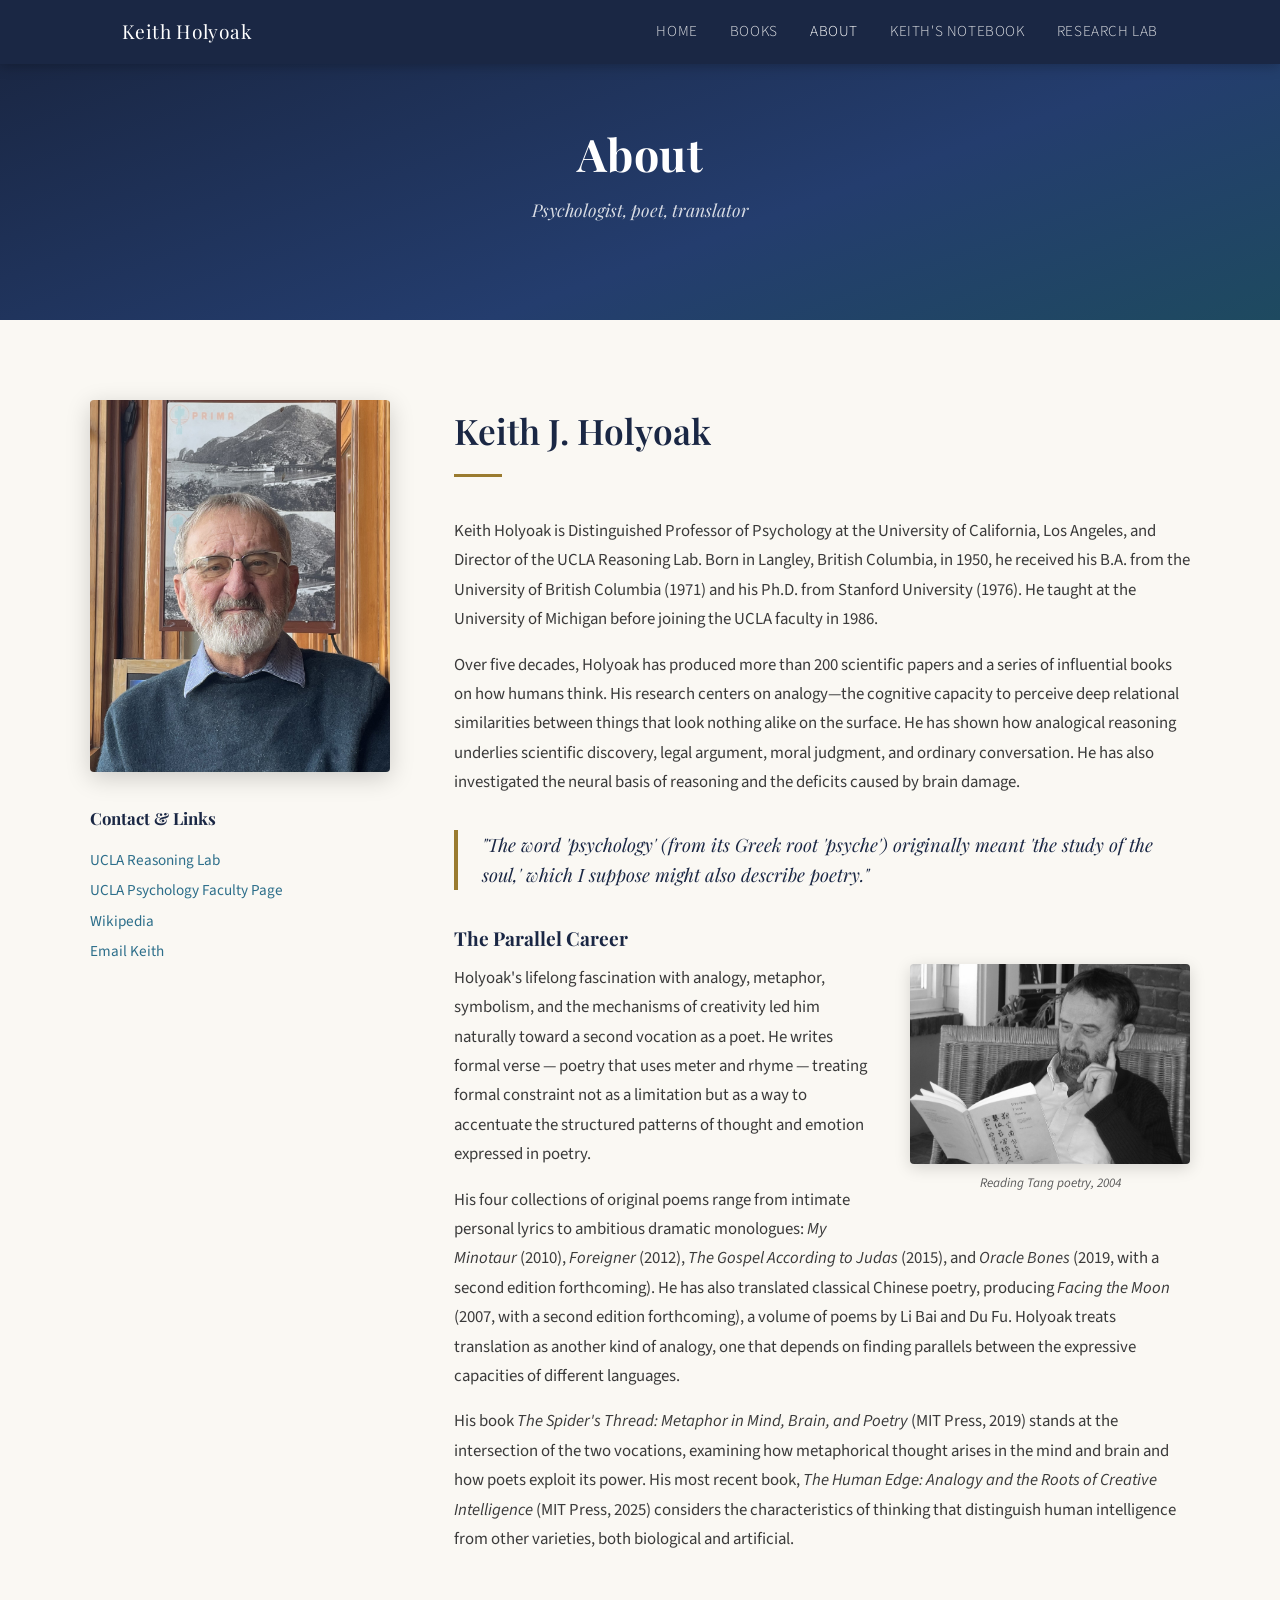
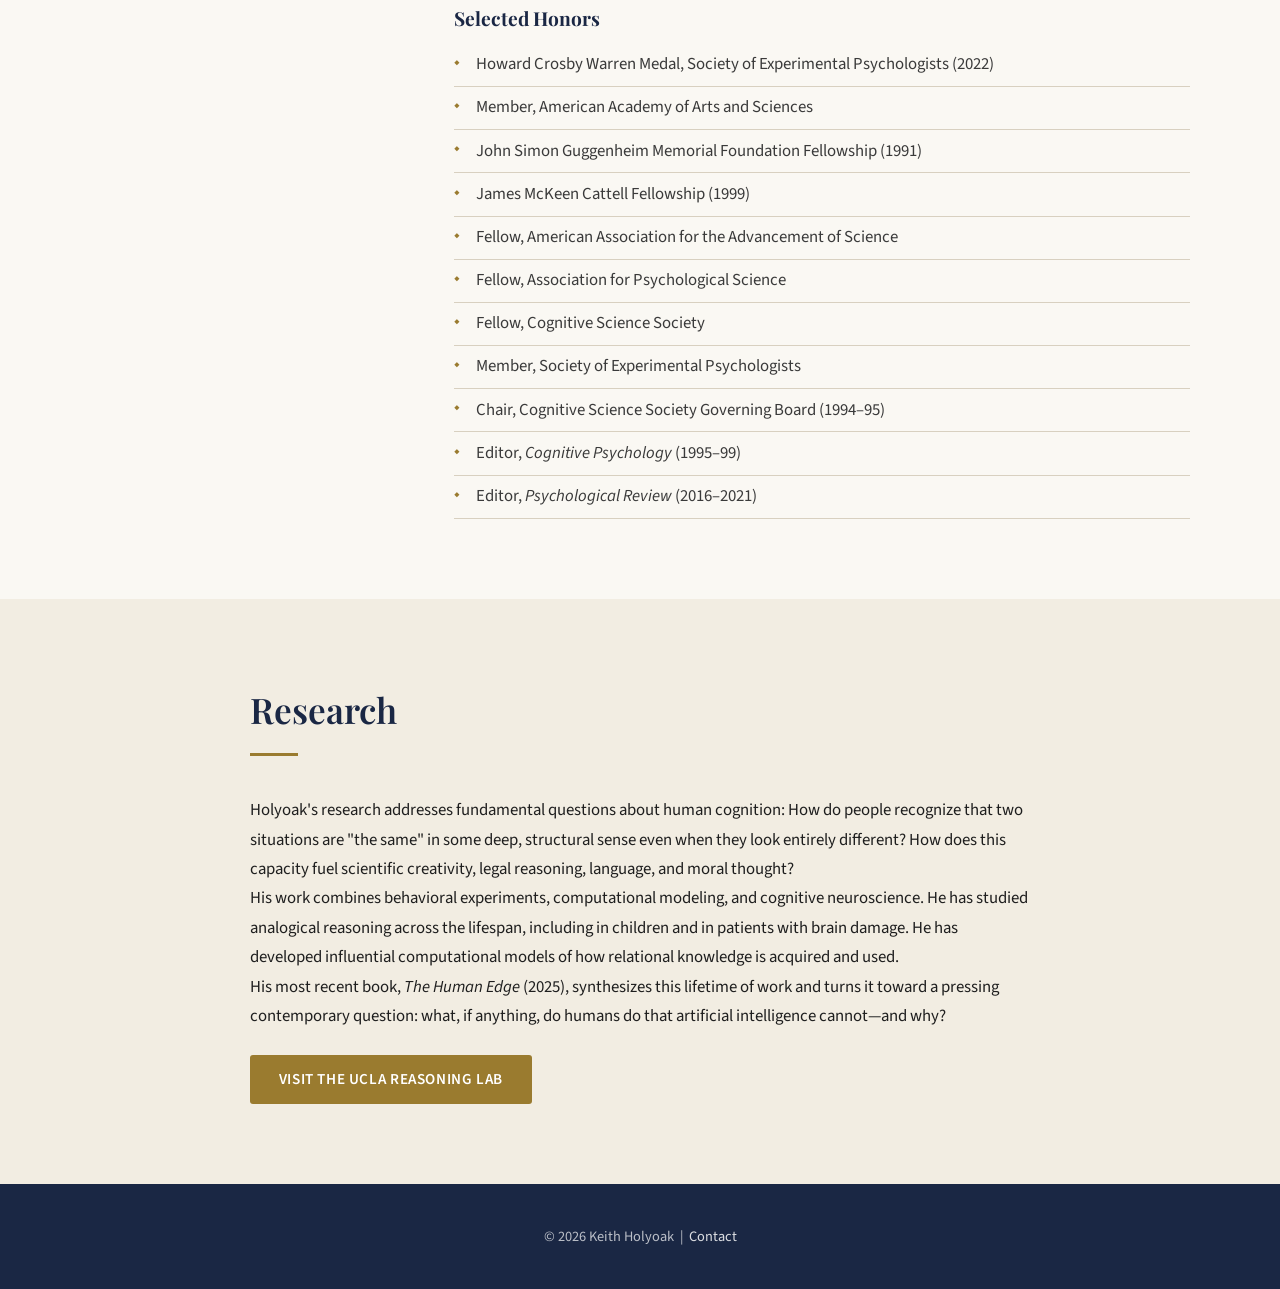
<file: about.html>
<!DOCTYPE html>
<html lang="en">
<head>
  <meta charset="UTF-8" />
  <meta name="viewport" content="width=device-width, initial-scale=1.0" />
  <title>About Keith Holyoak — UCLA Cognitive Psychologist, Poet &amp; Chinese Translator</title>
  <meta name="description" content="Biography of Keith Holyoak — UCLA Distinguished Professor of Psychology, cognitive science researcher, poet, and translator of classical Chinese poetry (Du Fu, Li Bai)." />

  <!-- Open Graph -->
  <meta property="og:type" content="profile" />
  <meta property="og:url" content="https://keithholyoak.com/about.html" />
  <meta property="og:title" content="About Keith Holyoak — UCLA Cognitive Psychologist &amp; Poet" />
  <meta property="og:description" content="UCLA Distinguished Professor of Psychology, cognitive science researcher, poet, and translator of classical Chinese poetry." />
  <meta property="og:site_name" content="Keith Holyoak" />

  <!-- Canonical -->
  <link rel="canonical" href="https://keithholyoak.com/about.html" />

  <link rel="stylesheet" href="css/style.css" />
</head>
<body>

<!-- ── Navigation ── -->
<nav>
  <div class="nav-inner">
    <a href="index.html" class="nav-brand">Keith Holyoak</a>
    <button class="nav-toggle" aria-label="Toggle menu" onclick="this.nextElementSibling.classList.toggle('open')">
      <span></span><span></span><span></span>
    </button>
    <ul class="nav-links">
      <li><a href="index.html">Home</a></li>
      <li><a href="books.html">Books</a></li>
      <li><a href="about.html" class="active">About</a></li>
      <li><a href="https://keithholyoak.substack.com" target="_blank" rel="noopener">Keith's Notebook</a></li>
      <li><a href="https://reasoninglab.psych.ucla.edu/keith-holyoak/" target="_blank" rel="noopener">Research Lab</a></li>
    </ul>
  </div>
</nav>

<!-- ── Page Header ── -->
<header class="hero" style="padding:4rem 2rem 3.5rem;">
  <h1 style="font-size:clamp(1.8rem,4vw,2.8rem);">About</h1>
  <p class="hero-tagline" style="font-size:1.1rem;">
    Psychologist, poet, translator
  </p>
</header>

<!-- ── Biography ── -->
<section class="section">
  <div class="section-inner">
    <div class="about-grid">

      <!-- Photo placeholder — replace src with your actual photo -->
      <div>
        <img src="img/keith-holyoak.jpg" alt="Keith Holyoak" class="about-photo" />
        <div style="margin-top:2rem;">
          <h3 style="font-family:var(--serif); font-size:1.05rem; color:var(--navy); margin-bottom:.75rem;">Contact &amp; Links</h3>
          <ul style="list-style:none; padding:0; font-size:.95rem; line-height:2;">
            <li><a href="https://reasoninglab.psych.ucla.edu/keith-holyoak/" target="_blank" rel="noopener">UCLA Reasoning Lab</a></li>
            <li><a href="https://www.psych.ucla.edu/faculty-page/kholyoak/" target="_blank" rel="noopener">UCLA Psychology Faculty Page</a></li>
            <li><a href="https://en.wikipedia.org/wiki/Keith_Holyoak" target="_blank" rel="noopener">Wikipedia</a></li>
            <li><a href="mailto:kholyoak@g.ucla.edu">Email Keith</a></li>
          </ul>
        </div>
      </div>

      <!-- Bio text -->
      <div class="bio-text">
        <h2 class="section-title">Keith J. Holyoak</h2>
        <hr class="section-divider" />

        <p>
          Keith Holyoak is Distinguished Professor of Psychology at the University of California,
          Los Angeles, and Director of the UCLA Reasoning Lab. Born in Langley, British Columbia,
          in 1950, he received his B.A. from the University of British Columbia (1971) and his
          Ph.D. from Stanford University (1976). He taught at the University of Michigan before
          joining the UCLA faculty in 1986.
        </p>

        <p>
          Over five decades, Holyoak has produced more than 200 scientific papers and a series
          of influential books on how humans think. His research centers on analogy—the cognitive
          capacity to perceive deep relational similarities between things that look nothing alike
          on the surface. He has shown how analogical reasoning underlies scientific discovery,
          legal argument, moral judgment, and ordinary conversation. He has also investigated the
          neural basis of reasoning and the deficits caused by brain damage.
        </p>

        <blockquote class="pull-quote">
          "The word 'psychology' (from its Greek root 'psyche') originally meant 'the study
          of the soul,' which I suppose might also describe poetry."
        </blockquote>

        <h3>The Parallel Career</h3>

        <figure style="float:right; margin:0 0 1.5rem 2.5rem; max-width:280px;">
          <img src="img/keith-holyoak-2004.jpg" alt="Keith Holyoak reading T'ang poetry" style="width:100%; border-radius:4px; box-shadow:0 4px 16px rgba(0,0,0,.15);" />
          <figcaption style="font-size:.82rem; color:var(--muted); font-style:italic; margin-top:.5rem; text-align:center;">Reading Tang poetry, 2004</figcaption>
        </figure>

        <p>
          Holyoak's lifelong fascination with analogy, metaphor, symbolism, and the mechanisms
          of creativity led him naturally toward a second vocation as a poet. He writes formal
          verse — poetry that uses meter and rhyme — treating formal constraint not as a
          limitation but as a way to accentuate the structured patterns of thought and emotion
          expressed in poetry.
        </p>

        <p>
          His four collections of original poems range from intimate personal lyrics to ambitious
          dramatic monologues: <em>My Minotaur</em> (2010), <em>Foreigner</em> (2012),
          <em>The Gospel According to Judas</em> (2015), and <em>Oracle Bones</em> (2019, with
          a second edition forthcoming). He has also translated classical Chinese poetry,
          producing <em>Facing the Moon</em> (2007, with a second edition forthcoming), a volume
          of poems by Li Bai and Du Fu. Holyoak treats translation as another kind of analogy,
          one that depends on finding parallels between the expressive capacities of different
          languages.
        </p>

        <p>
          His book <em>The Spider's Thread: Metaphor in Mind, Brain, and Poetry</em> (MIT Press, 2019)
          stands at the intersection of the two vocations, examining how metaphorical thought
          arises in the mind and brain and how poets exploit its power. His most recent book,
          <em>The Human Edge: Analogy and the Roots of Creative Intelligence</em> (MIT Press, 2025)
          considers the characteristics of thinking that distinguish human intelligence from other
          varieties, both biological and artificial.
        </p>

        <div style="clear:both;"></div>
        <h3>Selected Honors</h3>

        <ul class="honors-list">
          <li>Howard Crosby Warren Medal, Society of Experimental Psychologists (2022)</li>
          <li>Member, American Academy of Arts and Sciences</li>
          <li>John Simon Guggenheim Memorial Foundation Fellowship (1991)</li>
          <li>James McKeen Cattell Fellowship (1999)</li>
          <li>Fellow, American Association for the Advancement of Science</li>
          <li>Fellow, Association for Psychological Science</li>
          <li>Fellow, Cognitive Science Society</li>
          <li>Member, Society of Experimental Psychologists</li>
          <li>Chair, Cognitive Science Society Governing Board (1994–95)</li>
          <li>Editor, <em>Cognitive Psychology</em> (1995–99)</li>
          <li>Editor, <em>Psychological Review</em> (2016–2021)</li>
        </ul>
      </div>

    </div>
  </div>
</section>

<!-- ── Research overview ── -->
<section class="section section-alt">
  <div class="section-inner" style="max-width:780px;">
    <h2 class="section-title">Research</h2>
    <hr class="section-divider" />
    <p>
      Holyoak's research addresses fundamental questions about human cognition: How do people
      recognize that two situations are "the same" in some deep, structural sense even when
      they look entirely different? How does this capacity fuel scientific creativity, legal
      reasoning, language, and moral thought?
    </p>
    <p>
      His work combines behavioral experiments, computational modeling, and cognitive
      neuroscience. He has studied analogical reasoning across the lifespan, including in
      children and in patients with brain damage. He has developed influential computational
      models of how relational knowledge is acquired and used.
    </p>
    <p>
      His most recent book, <em>The Human Edge</em> (2025), synthesizes this lifetime of
      work and turns it toward a pressing contemporary question: what, if anything, do humans
      do that artificial intelligence cannot—and why?
    </p>
    <p style="margin-top:1.5rem;">
      <a href="https://reasoninglab.psych.ucla.edu/keith-holyoak/" target="_blank" rel="noopener" class="btn btn-primary">Visit the UCLA Reasoning Lab</a>
    </p>
  </div>
</section>

<!-- ── Footer ── -->
<footer>
  <p>
    &copy; 2026 Keith Holyoak &nbsp;|&nbsp;
    <a href="mailto:kholyoak@g.ucla.edu">Contact</a>
  </p>
</footer>

</body>
</html>
</file>
<file: css/style.css>
@import url('https://fonts.googleapis.com/css2?family=Playfair+Display:ital,wght@0,400;0,600;0,700;1,400;1,600&family=Source+Sans+3:ital,wght@0,300;0,400;0,600;1,300;1,400&display=swap');

/* ── Reset & base ── */
*, *::before, *::after { box-sizing: border-box; margin: 0; padding: 0; }

:root {
  --navy:   #1a2744;
  --teal:   #2c6e8a;
  --gold:   #9a7b2f;
  --cream:  #faf8f3;
  --warm:   #f2ede2;
  --text:   #1e1e1e;
  --muted:  #5a5a5a;
  --border: #d8d0c0;
  --max:    1100px;
  --serif:  'Playfair Display', Georgia, serif;
  --sans:   'Source Sans 3', system-ui, sans-serif;
}

html { scroll-behavior: smooth; }

body {
  font-family: var(--sans);
  font-size: 1.05rem;
  line-height: 1.75;
  color: var(--text);
  background: var(--cream);
}

a { color: var(--teal); text-decoration: none; }
a:hover { text-decoration: underline; }

img { max-width: 100%; display: block; }

/* ── Navigation ── */
nav {
  background: var(--navy);
  position: sticky;
  top: 0;
  z-index: 100;
  box-shadow: 0 2px 12px rgba(0,0,0,.25);
}

.nav-inner {
  max-width: var(--max);
  margin: 0 auto;
  padding: 0 2rem;
  display: flex;
  align-items: center;
  justify-content: space-between;
  min-height: 64px;
}

.nav-brand {
  font-family: var(--serif);
  font-size: 1.2rem;
  color: #fff;
  letter-spacing: .02em;
  white-space: nowrap;
}

.nav-links {
  display: flex;
  gap: 2rem;
  list-style: none;
}

.nav-links a {
  color: rgba(255,255,255,.85);
  font-size: .95rem;
  font-weight: 300;
  letter-spacing: .04em;
  text-transform: uppercase;
  transition: color .2s;
}

.nav-links a:hover,
.nav-links a.active { color: #fff; text-decoration: none; }

/* hamburger */
.nav-toggle {
  display: none;
  flex-direction: column;
  gap: 5px;
  background: none;
  border: none;
  cursor: pointer;
  padding: 4px;
}
.nav-toggle span {
  display: block;
  width: 26px;
  height: 2px;
  background: #fff;
  border-radius: 2px;
  transition: .3s;
}

/* ── Hero ── */
.hero {
  background: linear-gradient(160deg, var(--navy) 0%, #243d6e 60%, #1e4a60 100%);
  color: #fff;
  padding: 6rem 2rem 5rem;
  text-align: center;
}

.hero h1 {
  font-family: var(--serif);
  font-size: clamp(2.4rem, 6vw, 4rem);
  font-weight: 700;
  letter-spacing: .01em;
  line-height: 1.15;
  margin-bottom: 1rem;
}

.hero-tagline {
  font-family: var(--serif);
  font-style: italic;
  font-size: clamp(1rem, 2.5vw, 1.35rem);
  color: rgba(255,255,255,.82);
  max-width: 640px;
  margin: 0 auto 2.5rem;
  line-height: 1.6;
}

.hero-cta {
  display: inline-flex;
  gap: 1rem;
  flex-wrap: wrap;
  justify-content: center;
}

.btn {
  display: inline-block;
  padding: .7rem 1.8rem;
  border-radius: 3px;
  font-family: var(--sans);
  font-size: .95rem;
  font-weight: 600;
  letter-spacing: .04em;
  text-transform: uppercase;
  cursor: pointer;
  transition: opacity .2s, transform .15s;
}
.btn:hover { opacity: .88; transform: translateY(-1px); text-decoration: none; }

.btn-primary   { background: var(--gold);  color: #fff; }
.btn-secondary { background: transparent; color: #fff; border: 1.5px solid rgba(255,255,255,.6); }

/* ── Section wrappers ── */
.section { padding: 5rem 2rem; }
.section-inner { max-width: var(--max); margin: 0 auto; }

.section-alt { background: var(--warm); }

.section-title {
  font-family: var(--serif);
  font-size: clamp(1.6rem, 3.5vw, 2.2rem);
  font-weight: 600;
  margin-bottom: .5rem;
  color: var(--navy);
}

.section-subtitle {
  font-size: 1rem;
  color: var(--muted);
  margin-bottom: 3rem;
  font-style: italic;
}

.section-divider {
  width: 48px;
  height: 3px;
  background: var(--gold);
  margin: .8rem 0 2.5rem;
  border: none;
}

/* ── Featured book (home) ── */
.featured-book {
  display: grid;
  grid-template-columns: 220px 1fr;
  gap: 3rem;
  align-items: start;
  background: #fff;
  border: 1px solid var(--border);
  border-radius: 6px;
  padding: 2.5rem;
  box-shadow: 0 4px 20px rgba(0,0,0,.07);
  margin-bottom: 3rem;
}

.featured-book .book-cover {
  border-radius: 4px;
  box-shadow: 0 6px 20px rgba(0,0,0,.18);
}

.featured-badge {
  display: inline-block;
  background: var(--gold);
  color: #fff;
  font-size: .75rem;
  font-weight: 600;
  letter-spacing: .1em;
  text-transform: uppercase;
  padding: .25rem .75rem;
  border-radius: 2px;
  margin-bottom: 1rem;
}

.featured-book h3 {
  font-family: var(--serif);
  font-size: 1.55rem;
  font-weight: 600;
  color: var(--navy);
  line-height: 1.3;
  margin-bottom: .4rem;
}

.book-meta {
  color: var(--muted);
  font-size: .9rem;
  margin-bottom: 1rem;
}

.featured-book p {
  color: #3a3a3a;
  margin-bottom: 1.5rem;
  font-size: 1.02rem;
}

.buy-links {
  display: flex;
  flex-wrap: wrap;
  gap: .75rem;
}

.buy-link {
  display: inline-block;
  padding: .5rem 1.2rem;
  border-radius: 3px;
  font-size: .88rem;
  font-weight: 600;
  letter-spacing: .03em;
  background: var(--navy);
  color: #fff !important;
  transition: background .2s;
}
.buy-link:hover { background: var(--teal); text-decoration: none; }
.buy-link.secondary { background: transparent; border: 1.5px solid var(--navy); color: var(--navy) !important; }
.buy-link.secondary:hover { background: var(--navy); color: #fff !important; }

/* ── Book grid ── */
.books-grid {
  display: grid;
  grid-template-columns: repeat(auto-fill, minmax(200px, 1fr));
  gap: 2rem;
}

.book-card {
  background: #fff;
  border: 1px solid var(--border);
  border-radius: 6px;
  overflow: hidden;
  box-shadow: 0 2px 10px rgba(0,0,0,.06);
  transition: box-shadow .2s, transform .2s;
  display: flex;
  flex-direction: column;
}
.book-card:hover { box-shadow: 0 6px 22px rgba(0,0,0,.12); transform: translateY(-3px); }

.book-card-cover {
  width: 100%;
  aspect-ratio: 2/3;
  object-fit: cover;
  background: var(--warm);
}

.book-card-cover-placeholder {
  width: 100%;
  aspect-ratio: 2/3;
  display: flex;
  align-items: center;
  justify-content: center;
  font-family: var(--serif);
  font-style: italic;
  font-size: .85rem;
  color: var(--muted);
  text-align: center;
  padding: 1rem;
  line-height: 1.4;
}

.book-card-body { padding: 1.25rem; flex: 1; display: flex; flex-direction: column; }

.book-card h4 {
  font-family: var(--serif);
  font-size: 1rem;
  font-weight: 600;
  color: var(--navy);
  line-height: 1.35;
  margin-bottom: .3rem;
}

.book-card .book-meta { margin-bottom: .85rem; }

.book-card .buy-links { margin-top: auto; }

/* ── Two-column intro (home "about") ── */
.two-col {
  display: grid;
  grid-template-columns: 1fr 1fr;
  gap: 4rem;
  align-items: start;
}

.two-col p { margin-bottom: 1rem; color: #3a3a3a; }

.pull-quote {
  border-left: 4px solid var(--gold);
  padding-left: 1.5rem;
  margin: 2rem 0;
  font-family: var(--serif);
  font-style: italic;
  font-size: 1.15rem;
  line-height: 1.65;
  color: var(--navy);
}

/* ── Category labels ── */
.category-label {
  display: inline-block;
  font-size: .72rem;
  font-weight: 600;
  letter-spacing: .1em;
  text-transform: uppercase;
  padding: .2rem .65rem;
  border-radius: 2px;
  margin-bottom: .6rem;
}
.label-science { background: #ddeef5; color: #1a5070; }
.label-poetry  { background: #f5eed6; color: #7a5a10; }
.label-bridge  { background: #e8ddf5; color: #4a2080; }
.label-translation { background: #ddf5e8; color: #0f6640; }

/* ── Books page sections ── */
.books-section-title {
  font-family: var(--serif);
  font-size: 1.5rem;
  font-weight: 600;
  color: var(--navy);
  margin-bottom: .4rem;
  padding-top: 1rem;
}

.books-section-intro {
  color: var(--muted);
  font-style: italic;
  margin-bottom: 2rem;
  max-width: 600px;
}

.section-hr {
  border: none;
  border-top: 1px solid var(--border);
  margin: 3.5rem 0;
}

/* ── About page ── */
.about-grid {
  display: grid;
  grid-template-columns: 300px 1fr;
  gap: 4rem;
  align-items: start;
}

.about-photo {
  border-radius: 4px;
  box-shadow: 0 6px 24px rgba(0,0,0,.15);
  width: 100%;
}

.about-photo-placeholder {
  width: 100%;
  aspect-ratio: 3/4;
  background: var(--warm);
  border-radius: 4px;
  display: flex;
  align-items: center;
  justify-content: center;
  color: var(--muted);
  font-style: italic;
  font-size: .9rem;
}

.bio-text h3 {
  font-family: var(--serif);
  font-size: 1.2rem;
  color: var(--navy);
  margin: 2rem 0 .5rem;
}

.bio-text p { margin-bottom: 1rem; color: #3a3a3a; }

.honors-list {
  list-style: none;
  padding: 0;
}
.honors-list li {
  padding: .4rem 0 .4rem 1.4rem;
  position: relative;
  color: #3a3a3a;
  border-bottom: 1px solid var(--border);
}
.honors-list li::before {
  content: '◆';
  position: absolute;
  left: 0;
  color: var(--gold);
  font-size: .6rem;
  top: .7rem;
}

/* ── Footer ── */
footer {
  background: var(--navy);
  color: rgba(255,255,255,.7);
  text-align: center;
  padding: 2.5rem 2rem;
  font-size: .9rem;
}

footer a { color: rgba(255,255,255,.85); }
footer a:hover { color: #fff; }

/* ── Poem + Image hero ── */
.poem-hero {
  background: var(--cream);
  padding: 4rem 2rem 3rem;
  border-bottom: 1px solid var(--border);
}

.poem-hero-inner {
  max-width: var(--max);
  margin: 0 auto;
  display: grid;
  grid-template-columns: 1fr 300px;
  gap: 4rem;
  align-items: center;
}

.poem-block {
  font-family: var(--serif);
  font-size: 1.15rem;
  line-height: 2;
  color: var(--navy);
}

.poem-block .verse {
  display: block;
}

.poem-block .verse-indent {
  display: block;
  padding-left: 2.5rem;
}

.poem-block .poem-attribution {
  display: block;
  padding-left: 2.5rem;
  margin-top: .25rem;
  font-style: italic;
  color: var(--muted);
  font-size: 1rem;
}

.boat-figure {
  text-align: center;
}

.boat-figure img {
  max-height: 420px;
  width: auto;
  display: block;
  margin: 0 auto;
  box-shadow: 0 4px 20px rgba(0,0,0,.12);
}

.boat-credit {
  font-size: .78rem;
  color: var(--muted);
  margin-top: .6rem;
  font-style: italic;
}

/* ── Identity section ── */
.identity-section {
  background: var(--navy);
  color: #fff;
  padding: 4rem 2rem;
  text-align: center;
}

.identity-section h1 {
  font-family: var(--serif);
  font-size: clamp(2.2rem, 5vw, 3.5rem);
  font-weight: 700;
  letter-spacing: .02em;
  margin-bottom: 1.5rem;
}

.identity-statement {
  font-family: var(--serif);
  font-size: clamp(1rem, 2.2vw, 1.25rem);
  line-height: 1.75;
  color: rgba(255,255,255,.88);
  max-width: 700px;
  margin: 0 auto 2.5rem;
}

.identity-section .hero-cta {
  margin-top: .5rem;
}

/* ── Trincomali logo inline ── */
.trincomali-logo {
  height: 44px;
  width: auto;
  vertical-align: middle;
  margin-right: .5rem;
  border-radius: 3px;
  opacity: .9;
}

/* ── Coming Soon ── */
.coming-soon {
  background: #0f1e38;
  color: #fff;
  padding: 5rem 2rem;
}

.coming-soon .section-title { color: #fff; }
.coming-soon .section-subtitle { color: rgba(255,255,255,.65); }

.coming-soon-badge {
  display: inline-block;
  background: var(--gold);
  color: #fff;
  font-size: .72rem;
  font-weight: 700;
  letter-spacing: .12em;
  text-transform: uppercase;
  padding: .3rem .85rem;
  border-radius: 2px;
  margin-bottom: 1.25rem;
}

.coming-soon-grid {
  display: grid;
  grid-template-columns: 1fr 1fr;
  gap: 3rem;
  margin-bottom: 3rem;
}

.coming-soon-book {
  display: flex;
  gap: 1.75rem;
  align-items: flex-start;
}

.coming-soon-book img {
  width: 130px;
  flex-shrink: 0;
  border-radius: 3px;
  box-shadow: 0 8px 28px rgba(0,0,0,.5);
}

.coming-soon-book h3 {
  font-family: var(--serif);
  font-size: 1.25rem;
  font-weight: 600;
  line-height: 1.3;
  color: #fff;
  margin-bottom: .35rem;
}

.coming-soon-book .book-meta { color: rgba(255,255,255,.55); margin-bottom: .85rem; }

.coming-soon-book p { font-size: .95rem; color: rgba(255,255,255,.8); line-height: 1.65; }

.book-reviews {
  margin-top: 1rem;
  display: flex;
  flex-direction: column;
  gap: .6rem;
}

.book-review {
  font-size: .875rem;
  color: rgba(255,255,255,.72);
  font-style: italic;
  line-height: 1.55;
  padding-left: .9rem;
  border-left: 2px solid var(--gold);
}

.book-review-heading {
  font-size: .78rem;
  font-weight: 600;
  letter-spacing: .08em;
  text-transform: uppercase;
  color: rgba(255,255,255,.45);
  margin-bottom: .2rem;
}

.book-review cite {
  display: block;
  font-style: normal;
  font-size: .78rem;
  color: rgba(255,255,255,.42);
  margin-top: .2rem;
  letter-spacing: .03em;
}

.notify-form {
  background: rgba(255,255,255,.07);
  border: 1px solid rgba(255,255,255,.15);
  border-radius: 6px;
  padding: 2rem 2.5rem;
  max-width: 560px;
  margin: 0 auto;
  text-align: center;
}

.notify-form h3 {
  font-family: var(--serif);
  font-size: 1.15rem;
  color: #fff;
  margin-bottom: .4rem;
}

.notify-form p {
  color: rgba(255,255,255,.65);
  font-size: .9rem;
  margin-bottom: 1.25rem;
}

.notify-form-row {
  display: flex;
  gap: .75rem;
}

.notify-form input[type="email"] {
  flex: 1;
  padding: .65rem 1rem;
  border: 1px solid rgba(255,255,255,.25);
  border-radius: 3px;
  background: rgba(255,255,255,.1);
  color: #fff;
  font-size: .95rem;
  font-family: var(--sans);
  outline: none;
  transition: border-color .2s;
}
.notify-form input[type="email"]::placeholder { color: rgba(255,255,255,.4); }
.notify-form input[type="email"]:focus { border-color: var(--gold); }

.notify-form button {
  padding: .65rem 1.4rem;
  background: var(--gold);
  color: #fff;
  border: none;
  border-radius: 3px;
  font-size: .9rem;
  font-weight: 600;
  letter-spacing: .04em;
  cursor: pointer;
  white-space: nowrap;
  transition: opacity .2s;
}
.notify-form button:hover { opacity: .85; }

/* ── About photo ── */
.about-photo {
  width: 100%;
  border-radius: 4px;
  box-shadow: 0 6px 24px rgba(0,0,0,.18);
  display: block;
}

/* ── Book cover images ── */
.book-cover-img {
  width: 100%;
  aspect-ratio: 2/3;
  object-fit: cover;
  display: block;
}

/* ── Responsive ── */
@media (max-width: 768px) {
  .nav-links { display: none; flex-direction: column; gap: 0; }
  .nav-links.open { display: flex; position: absolute; top: 64px; left: 0; right: 0; background: var(--navy); padding: 1rem 2rem 1.5rem; }
  .nav-links.open li { border-top: 1px solid rgba(255,255,255,.1); padding: .75rem 0; }
  .nav-toggle { display: flex; }

  .featured-book { grid-template-columns: 1fr; }
  .featured-book .book-cover { max-width: 180px; margin: 0 auto; }
  .poem-hero-inner { grid-template-columns: 1fr; gap: 2rem; }
  .boat-figure img { max-height: 320px; }
  .coming-soon-grid { grid-template-columns: 1fr; gap: 2rem; }
  .coming-soon-book { gap: 1.25rem; }
  .coming-soon-book img { width: 100px; }
  .notify-form { padding: 1.5rem; }
  .notify-form-row { flex-direction: column; }

  .two-col { grid-template-columns: 1fr; gap: 2rem; }
  .about-grid { grid-template-columns: 1fr; }
  .about-photo-placeholder { aspect-ratio: 1/1; max-width: 280px; }
}

@media (max-width: 480px) {
  .hero { padding: 4rem 1.5rem 3.5rem; }
  .section { padding: 3.5rem 1.5rem; }
}
</file>
